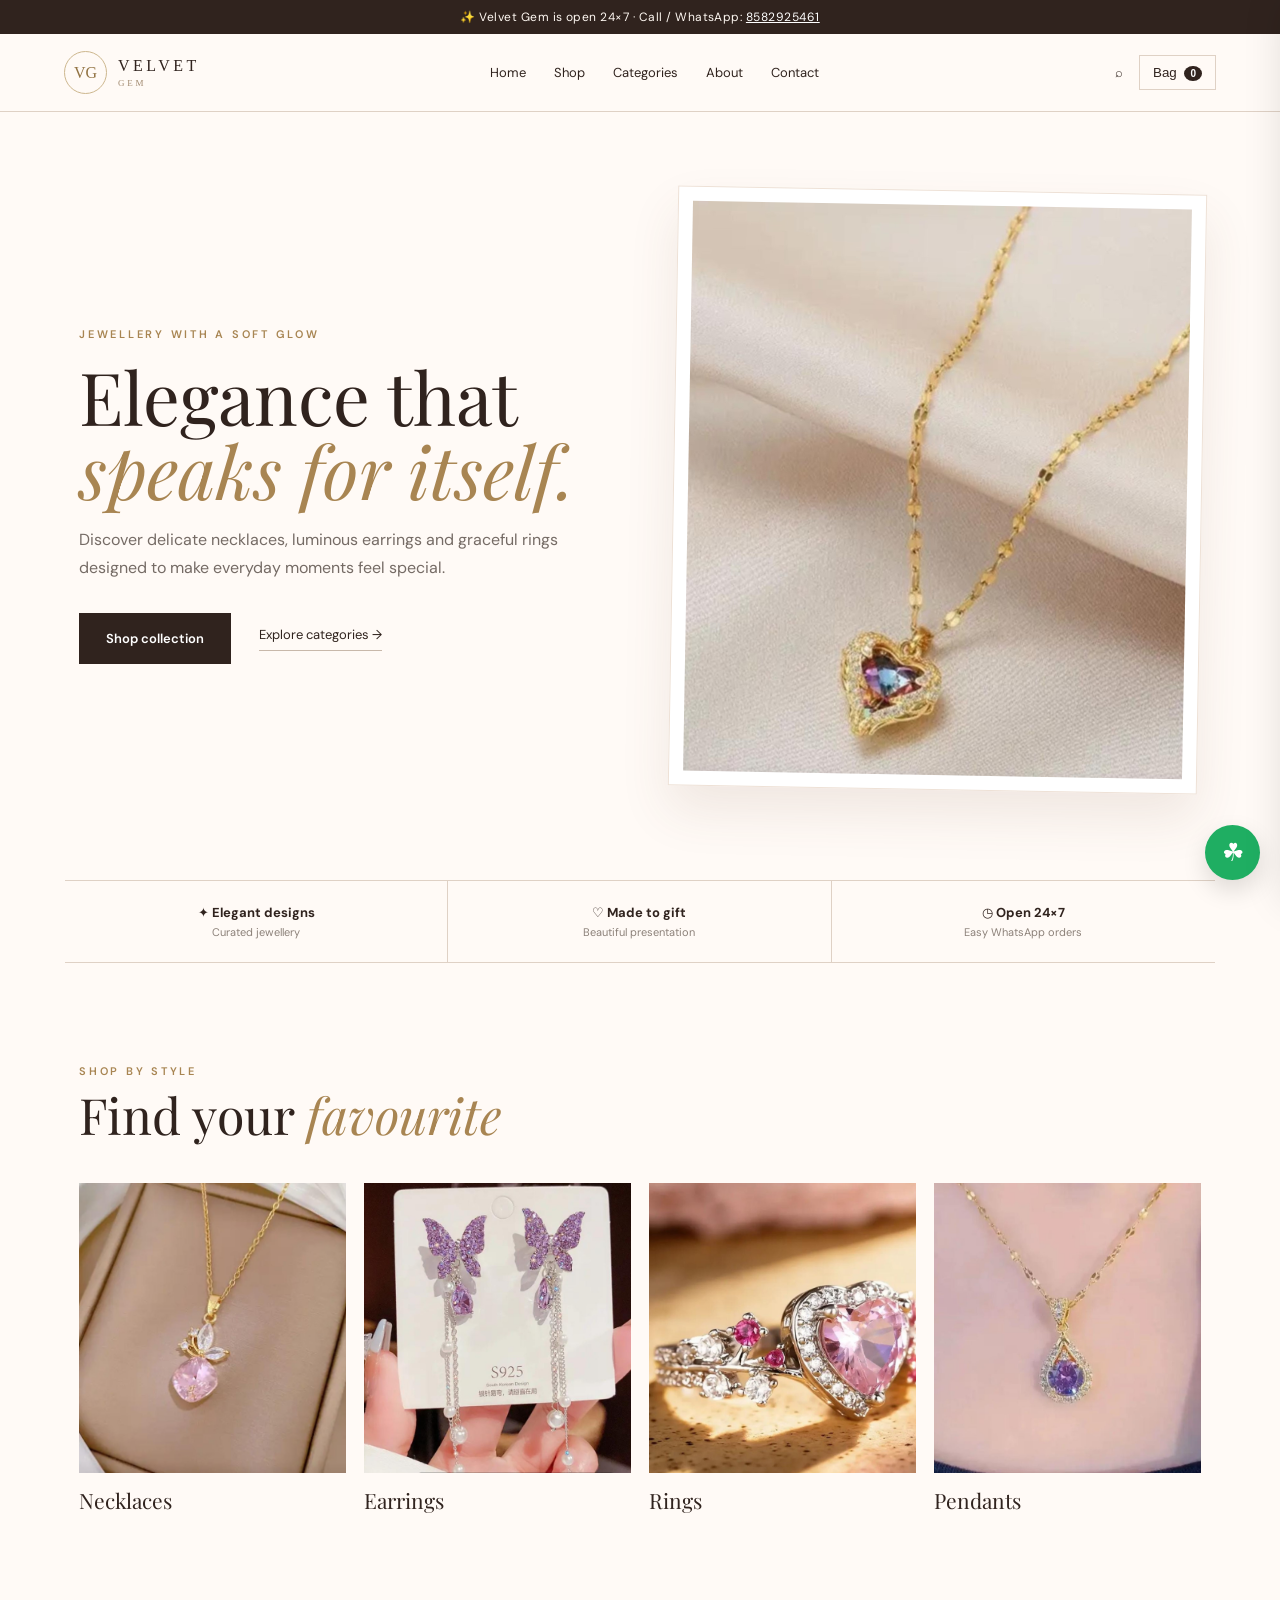
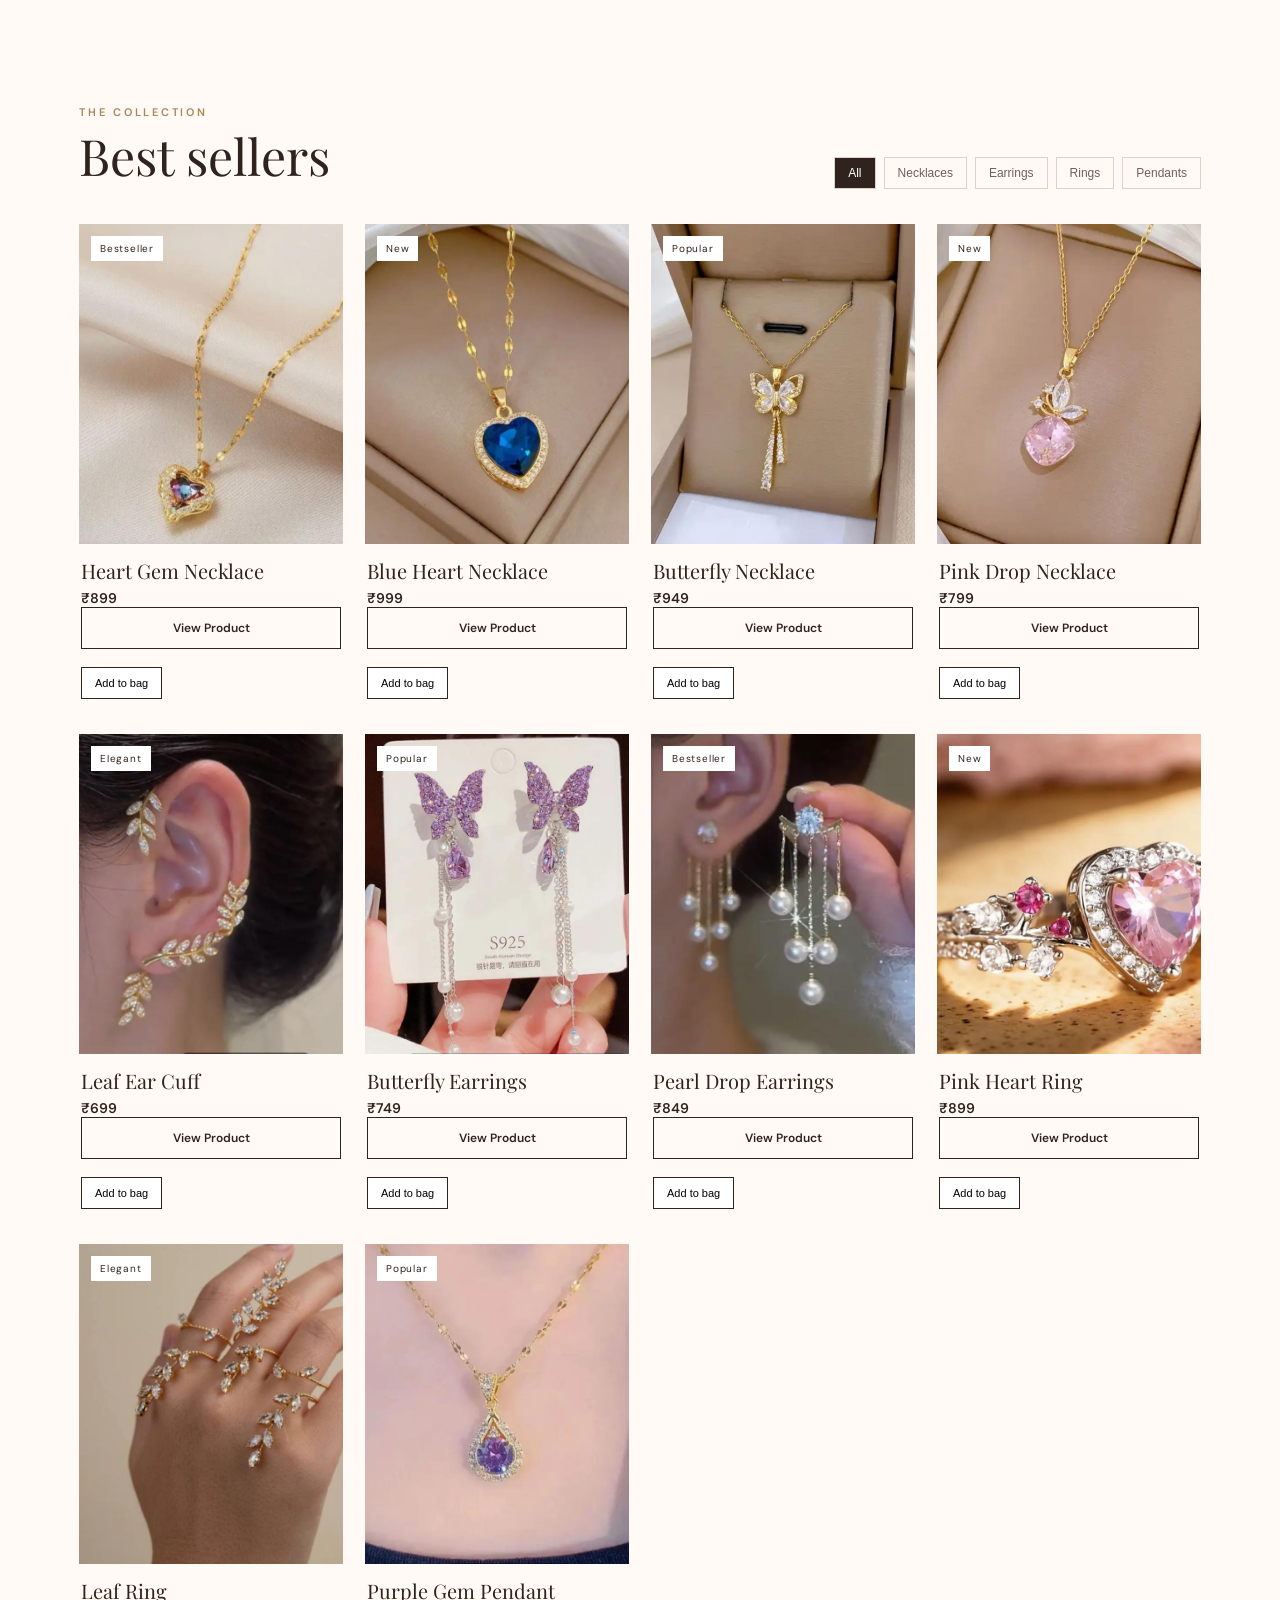
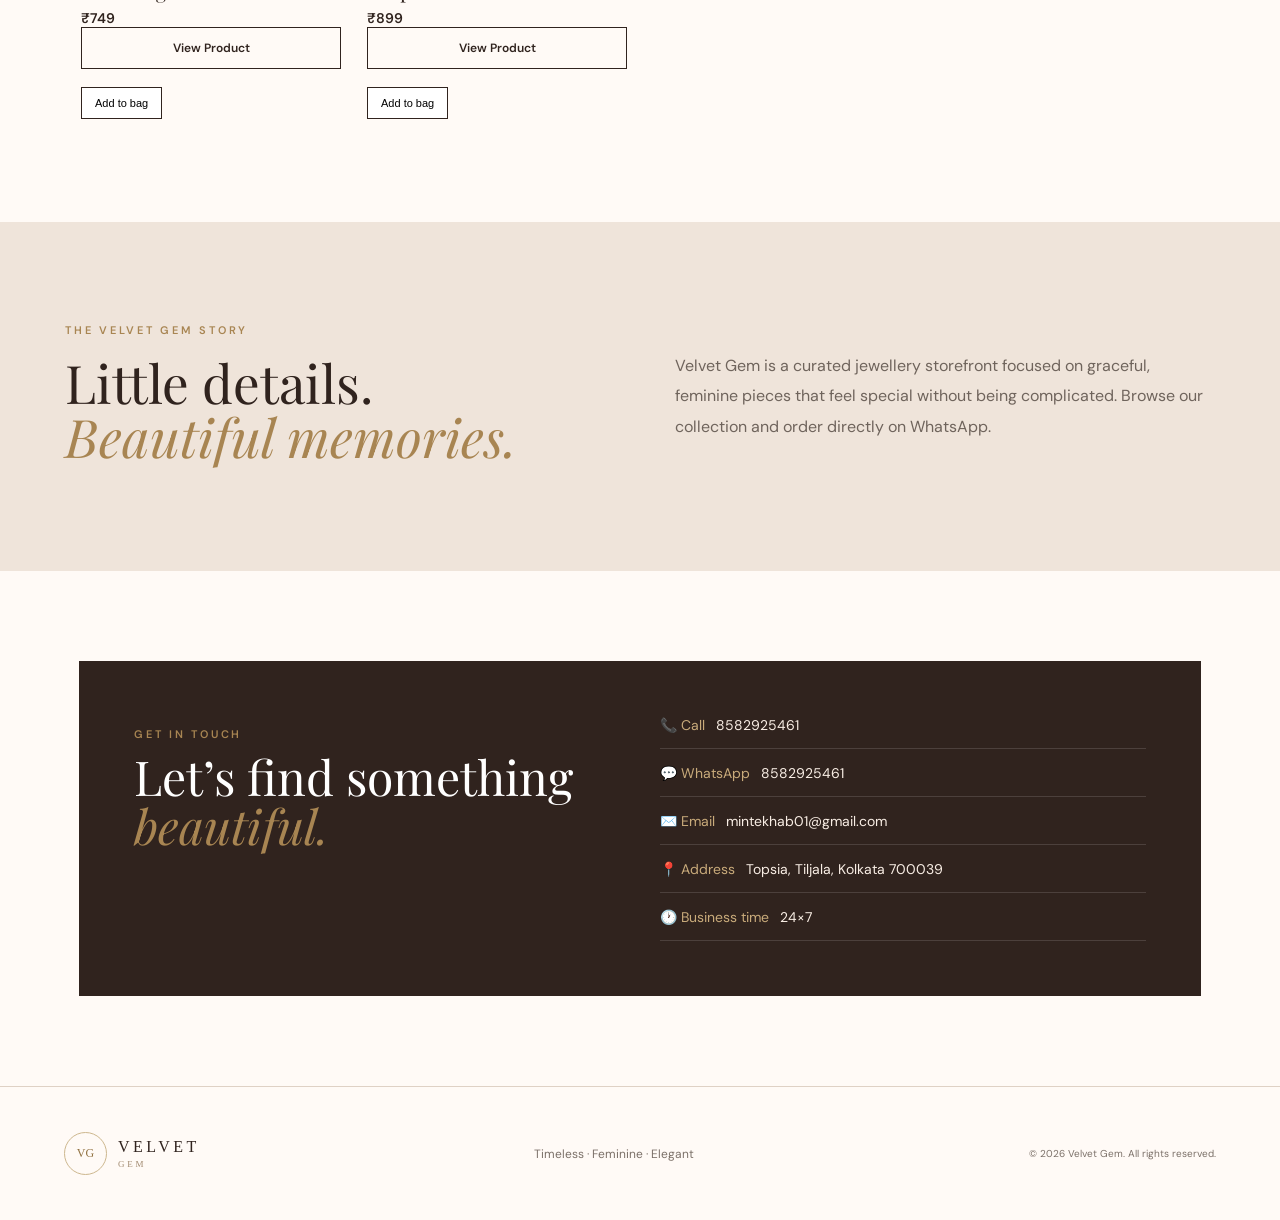
<file: index.html>
<!DOCTYPE html>
<html lang="en">
<head>
  <meta charset="UTF-8">
  <meta name="viewport" content="width=device-width, initial-scale=1.0">
  <meta name="theme-color" content="#2f211c">
  <meta name="description" content="Velvet Gem — elegant jewellery for everyday moments.">
  <title>Velvet Gem | Jewellery</title>
  <link rel="stylesheet" href="style.css">
</head>
<body>
  <div class="topbar">✨ Velvet Gem is open 24×7 · Call / WhatsApp:
    <a href="tel:+918582925461">8582925461</a>
  </div>

  <header class="header">
    <a class="logo" href="#home"><span>VG</span><div><strong>VELVET</strong><small>GEM</small></div></a>
    <nav id="nav">
      <a href="#home">Home</a><a href="#shop">Shop</a><a href="#categories">Categories</a>
      <a href="#about">About</a><a href="#contact">Contact</a>
    </nav>
    <div class="header-actions">
      <button class="icon-btn" id="searchToggle" aria-label="Search">⌕</button>
      <button class="cart-btn" id="cartOpen">Bag <b id="cartCount">0</b></button>
      <button class="menu-btn" id="menuBtn" aria-label="Menu">☰</button>
    </div>
  </header>

  <main>
    <section class="hero" id="home">
      <div class="hero-copy">
        <p class="eyebrow">JEWELLERY WITH A SOFT GLOW</p>
        <h1>Elegance that<br><em>speaks for itself.</em></h1>
        <p class="hero-text">Discover delicate necklaces, luminous earrings and graceful rings designed to make everyday moments feel special.</p>
        <div class="hero-buttons"><a class="btn dark" href="#shop">Shop collection</a><a class="text-btn" href="#categories">Explore categories →</a></div>
      </div>
      <div class="hero-image"><img src="images/heart-gem-necklace.jpg" alt="Heart gem necklace"></div>
    </section>

    <section class="trust">
      <div>✦ <strong>Elegant designs</strong><span>Curated jewellery</span></div>
      <div>♡ <strong>Made to gift</strong><span>Beautiful presentation</span></div>
      <div>◷ <strong>Open 24×7</strong><span>Easy WhatsApp orders</span></div>
    </section>

    <section class="section" id="categories">
      <div class="section-head"><div><p class="eyebrow">SHOP BY STYLE</p><h2>Find your <em>favourite</em></h2></div></div>
      <div class="category-grid">
        <button class="category-card" data-category="Necklaces"><img src="images/pink-drop-necklace.jpg" alt=""><span>Necklaces</span></button>
        <button class="category-card" data-category="Earrings"><img src="images/butterfly-earrings.jpg" alt=""><span>Earrings</span></button>
        <button class="category-card" data-category="Rings"><img src="images/pink-heart-ring.jpg" alt=""><span>Rings</span></button>
        <button class="category-card" data-category="Pendants"><img src="images/purple-pendant.jpg" alt=""><span>Pendants</span></button>
      </div>
    </section>

    <section class="section shop" id="shop">
      <div class="section-head shop-head">
        <div><p class="eyebrow">THE COLLECTION</p><h2>Best sellers</h2></div>
        <div class="filters">
          <button class="filter active" data-filter="All">All</button>
          <button class="filter" data-filter="Necklaces">Necklaces</button>
          <button class="filter" data-filter="Earrings">Earrings</button>
          <button class="filter" data-filter="Rings">Rings</button>
          <button class="filter" data-filter="Pendants">Pendants</button>
        </div>
      </div>
      <div class="search-box" id="searchBox"><input id="searchInput" type="search" placeholder="Search jewellery..."></div>
      <div class="product-grid" id="productGrid"></div>
    </section>

    <section class="story" id="about">
      <div><p class="eyebrow">THE VELVET GEM STORY</p><h2>Little details.<br><em>Beautiful memories.</em></h2></div>
      <p>Velvet Gem is a curated jewellery storefront focused on graceful, feminine pieces that feel special without being complicated. Browse our collection and order directly on WhatsApp.</p>
    </section>

    <section class="contact section" id="contact">
      <div class="contact-card">
        <div><p class="eyebrow">GET IN TOUCH</p><h2>Let’s find something <em>beautiful.</em></h2></div>
        <div class="contact-details">
          <a href="tel:+918582925461">📞 <span>Call</span> 8582925461</a>
          <a href="https://wa.me/918582925461" target="_blank" rel="noopener">💬 <span>WhatsApp</span> 8582925461</a>
          <a href="mailto:mintekhab01@gmail.com">✉️ <span>Email</span> mintekhab01@gmail.com</a>
          <div>📍 <span>Address</span> Topsia, Tiljala, Kolkata 700039</div>
          <div>🕐 <span>Business time</span> 24×7</div>
        </div>
      </div>
    </section>
  </main>

  <footer><div class="logo"><span>VG</span><div><strong>VELVET</strong><small>GEM</small></div></div><p>Timeless · Feminine · Elegant</p><small>© <span id="year"></span> Velvet Gem. All rights reserved.</small></footer>

  <a class="wa-float" href="https://wa.me/918582925461" target="_blank" rel="noopener" aria-label="WhatsApp">☘</a>

  <aside class="cart" id="cart">
    <div class="cart-head"><h3>Your Bag</h3><button id="cartClose">×</button></div>
    <div id="cartItems"></div>
    <div class="cart-total"><span>Total</span><strong id="cartTotal">₹0</strong></div>
    <button class="btn dark full" id="whatsappOrder">Order on WhatsApp</button>
    <p class="mini">You’ll be taken to WhatsApp to confirm your order.</p>
  </aside>
  <div class="overlay" id="overlay"></div>

  <script src="script.js"></script>
</body>
</html>
</file>
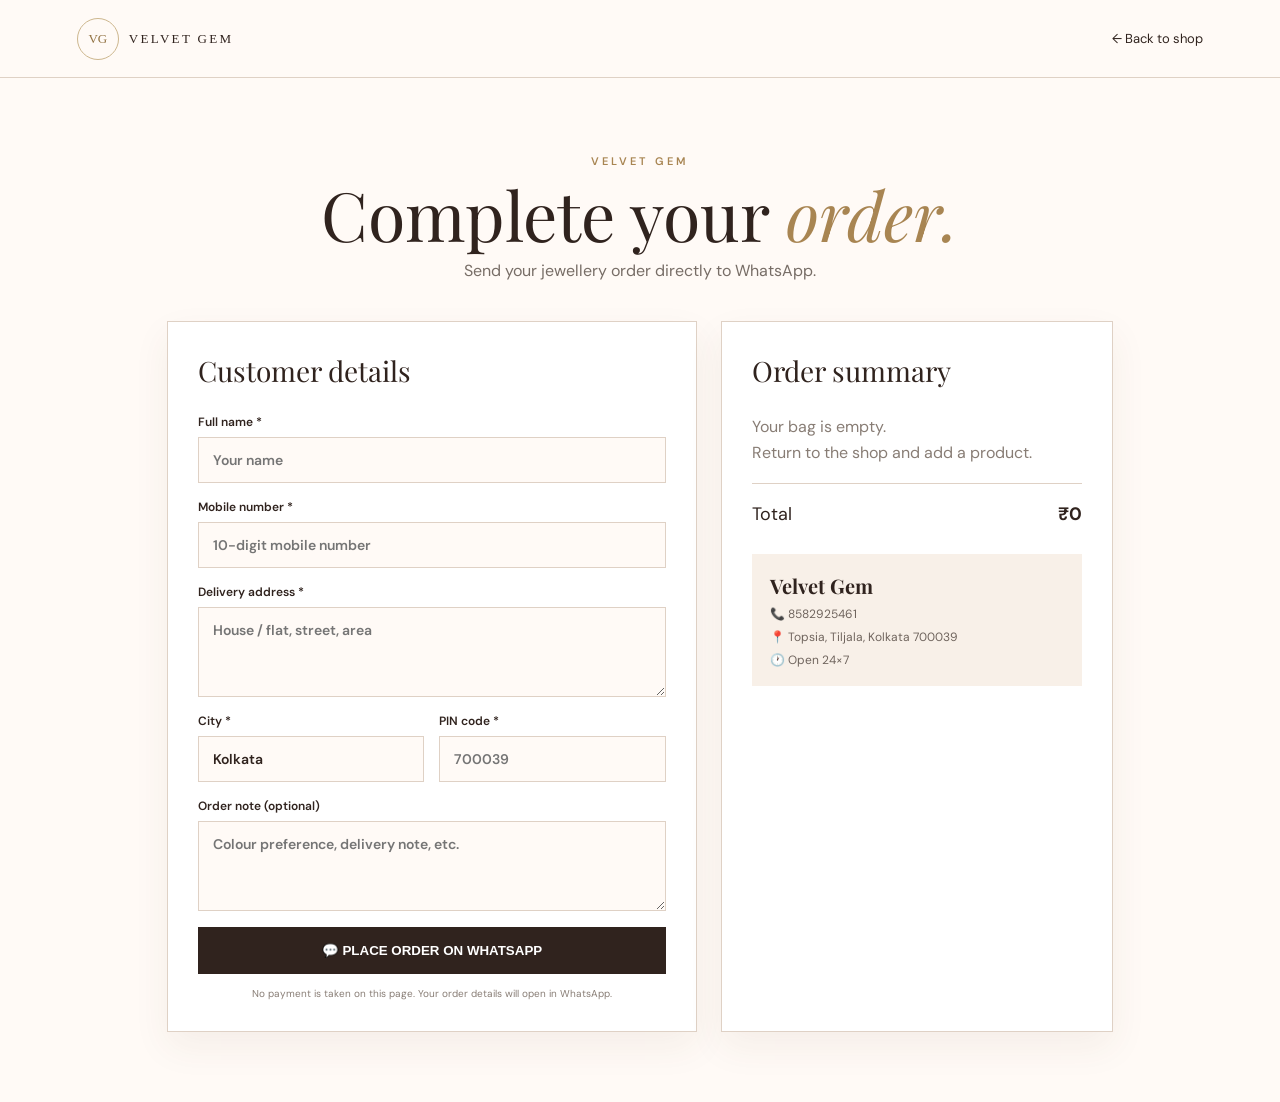
<file: checkout.html>
<!doctype html>
<html lang="en"><head><meta charset="utf-8"><meta name="viewport" content="width=device-width,initial-scale=1">
<title>Velvet Gem | Checkout</title><link rel="stylesheet" href="checkout.css"></head>
<body>
<header><a class="brand" href="index.html"><span>VG</span><b>VELVET GEM</b></a><a href="index.html">← Back to shop</a></header>
<main><section class="intro"><p>VELVET GEM</p><h1>Complete your <em>order.</em></h1><span>Send your jewellery order directly to WhatsApp.</span></section>
<div class="layout">
<form id="orderForm" class="card">
<h2>Customer details</h2>
<label>Full name *<input id="name" required autocomplete="name" placeholder="Your name"></label>
<label>Mobile number *<input id="phone" required inputmode="tel" autocomplete="tel" placeholder="10-digit mobile number"></label>
<label>Delivery address *<textarea id="address" required autocomplete="street-address" placeholder="House / flat, street, area"></textarea></label>
<div class="two"><label>City *<input id="city" required value="Kolkata"></label><label>PIN code *<input id="pin" required inputmode="numeric" placeholder="700039"></label></div>
<label>Order note (optional)<textarea id="note" placeholder="Colour preference, delivery note, etc."></textarea></label>
<button class="order" type="submit">💬 PLACE ORDER ON WHATSAPP</button>
<small>No payment is taken on this page. Your order details will open in WhatsApp.</small>
</form>
<aside class="card"><h2>Order summary</h2><div id="items"></div><div class="total"><span>Total</span><b id="total">₹0</b></div>
<div class="business"><b>Velvet Gem</b><span>📞 8582925461</span><span>📍 Topsia, Tiljala, Kolkata 700039</span><span>🕐 Open 24×7</span></div></aside>
</div></main><script src="checkout.js"></script></body></html>
</file>
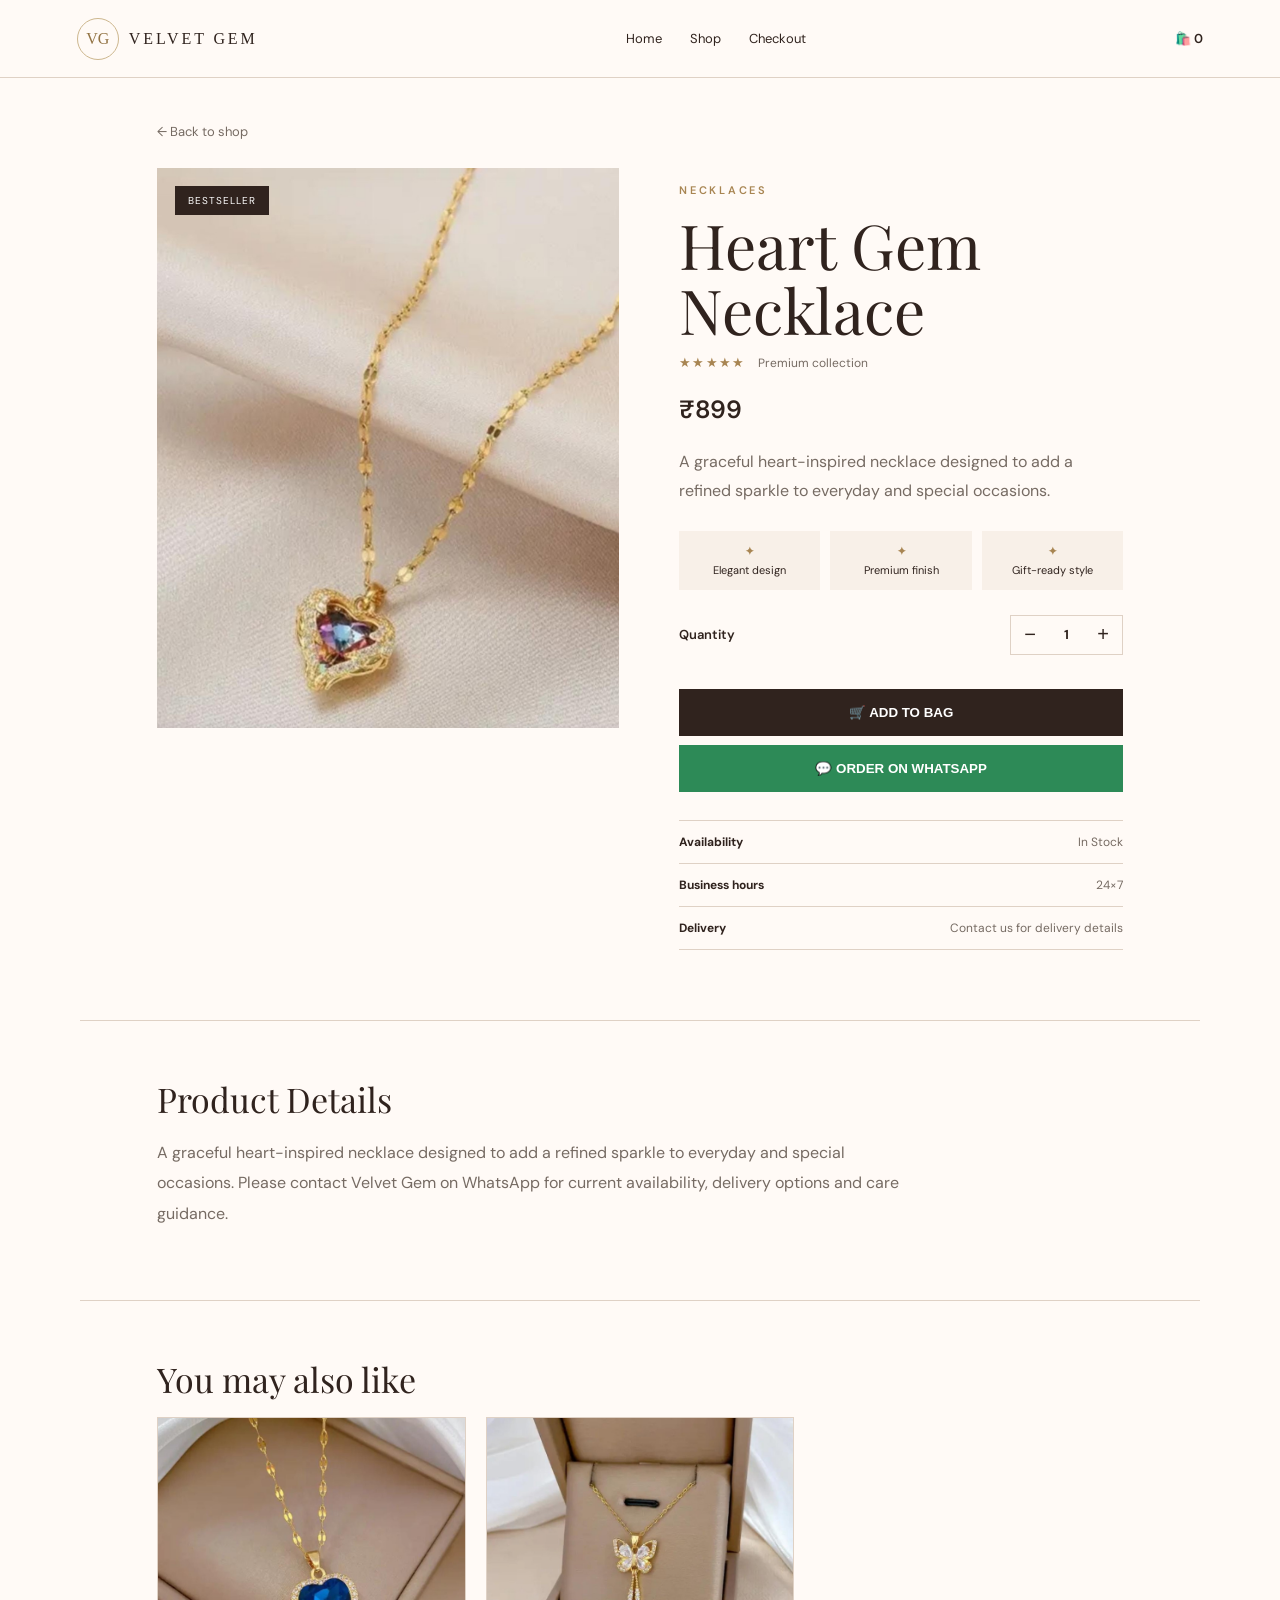
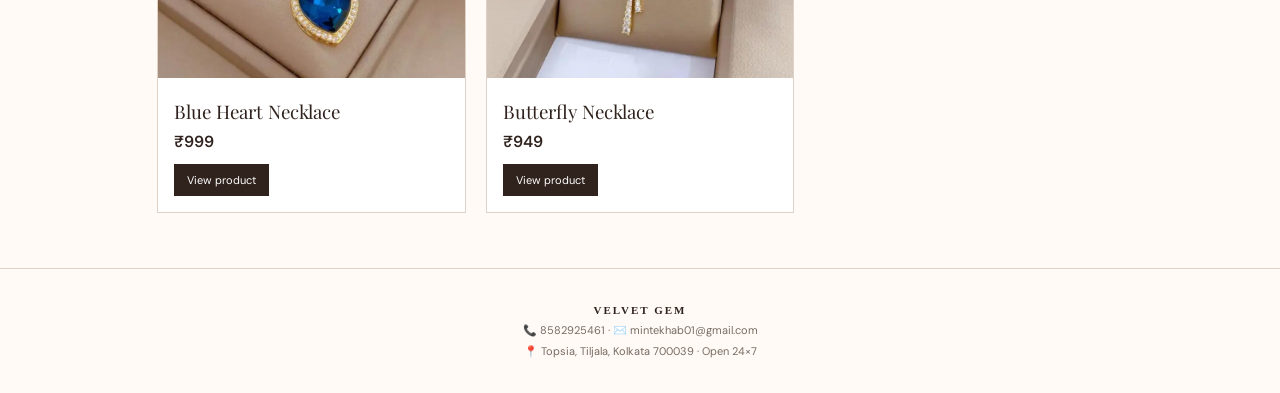
<file: product.html>
<!doctype html>
<html lang="en">
<head>
<meta charset="utf-8">
<meta name="viewport" content="width=device-width,initial-scale=1">
<meta name="description" content="Velvet Gem premium jewellery product details">
<title>Velvet Gem | Product Details</title>
<link rel="stylesheet" href="product.css">
</head>
<body>
<header class="header">
  <a class="brand" href="index.html"><span>VG</span><b>VELVET GEM</b></a>
  <nav>
    <a href="index.html">Home</a>
    <a href="index.html#shop">Shop</a>
    <a href="checkout.html">Checkout</a>
  </nav>
  <a class="bag" href="checkout.html">🛍️ <span id="bagCount">0</span></a>
</header>

<main>
<section class="product-page">
  <a class="back" href="index.html">← Back to shop</a>

  <div class="product-layout">
    <div class="gallery">
      <div class="badge" id="badge">New</div>
      <img id="productImage" src="images/heart-gem-necklace.jpg" alt="Velvet Gem jewellery">
    </div>

    <div class="details">
      <p class="eyebrow" id="category">NECKLACES</p>
      <h1 id="productName">Heart Gem Necklace</h1>
      <div class="rating">★★★★★ <span>Premium collection</span></div>
      <div class="price" id="price">₹899</div>
      <p class="description" id="description">
        A graceful statement piece designed to add a refined sparkle to everyday and special occasions.
      </p>

      <div class="features">
        <div><strong>✦</strong><span>Elegant design</span></div>
        <div><strong>✦</strong><span>Premium finish</span></div>
        <div><strong>✦</strong><span>Gift-ready style</span></div>
      </div>

      <div class="qty">
        <span>Quantity</span>
        <div class="stepper">
          <button id="minus" type="button">−</button>
          <b id="quantity">1</b>
          <button id="plus" type="button">+</button>
        </div>
      </div>

      <button class="primary" id="addToBag">🛒 ADD TO BAG</button>
      <button class="whatsapp" id="buyNow">💬 ORDER ON WHATSAPP</button>

      <div class="info">
        <div><b>Availability</b><span>In Stock</span></div>
        <div><b>Business hours</b><span>24×7</span></div>
        <div><b>Delivery</b><span>Contact us for delivery details</span></div>
      </div>
    </div>
  </div>
</section>

<section class="description-box">
  <h2>Product Details</h2>
  <p id="longDescription">
    Velvet Gem jewellery is selected to bring a timeless, elegant finish to your look. Please contact us on WhatsApp for current availability, delivery options and care guidance.
  </p>
</section>

<section class="related">
  <h2>You may also like</h2>
  <div id="relatedGrid" class="related-grid"></div>
</section>
</main>

<footer>
  <b>VELVET GEM</b>
  <span>📞 8582925461 · ✉️ mintekhab01@gmail.com</span>
  <span>📍 Topsia, Tiljala, Kolkata 700039 · Open 24×7</span>
</footer>

<script src="product.js"></script>
</body>
</html>
</file>
<file: style.css>
@import url('https://fonts.googleapis.com/css2?family=DM+Sans:wght@400;500;600&family=Playfair+Display:ital,wght@0,400;0,500;1,400;1,500&display=swap');
:root{--ink:#30231e;--gold:#a88552;--cream:#f8f0e8;--paper:#fffaf6;--line:#dfd1c5}
*{box-sizing:border-box}html{scroll-behavior:smooth}body{margin:0;color:var(--ink);background:var(--paper);font-family:"DM Sans",Arial,sans-serif}.topbar{background:#30231e;color:#fff9f3;text-align:center;padding:9px 15px;font-size:12px;letter-spacing:.04em}.topbar a{color:#fff;text-decoration:underline}.header{height:78px;padding:0 5%;display:flex;align-items:center;justify-content:space-between;background:#fffaf6;border-bottom:1px solid var(--line);position:sticky;top:0;z-index:20}.logo{display:flex;align-items:center;gap:11px;color:var(--ink);text-decoration:none}.logo>span{width:43px;height:43px;border:1px solid #cdb78e;border-radius:50%;display:grid;place-items:center;font-family:Georgia,serif;color:#927343}.logo strong{display:block;letter-spacing:.22em;font-family:Georgia,serif;font-weight:400;font-size:16px}.logo small{display:block;letter-spacing:.3em;color:#a28b71;font-family:Georgia,serif;font-size:9px;margin-top:3px}nav{display:flex;gap:28px}nav a,.text-btn{color:var(--ink);text-decoration:none;font-size:13px}nav a:hover{color:var(--gold)}.header-actions{display:flex;align-items:center;gap:10px}.icon-btn,.cart-btn,.menu-btn{border:0;background:none;color:var(--ink);cursor:pointer}.cart-btn{border:1px solid var(--line);padding:9px 13px}.cart-btn b{background:var(--ink);color:white;border-radius:50%;font-size:10px;padding:2px 6px;margin-left:4px}.menu-btn{display:none;font-size:25px}.hero{max-width:1250px;margin:auto;padding:78px 5% 90px;display:grid;grid-template-columns:1fr 1fr;gap:65px;align-items:center}.eyebrow{font-size:11px;letter-spacing:.25em;color:var(--gold);font-weight:600}.hero h1,h2{font-family:"Playfair Display",Georgia,serif;font-weight:400;font-size:clamp(45px,5.7vw,82px);line-height:1.02;margin:18px 0;color:#30231e}.hero h1 em,h2 em{color:var(--gold)}.hero-text{font-size:16px;line-height:1.8;color:#756b65;max-width:590px}.hero-buttons{display:flex;gap:28px;align-items:center;margin-top:30px}.btn{display:inline-block;text-decoration:none;padding:17px 27px;border:0;cursor:pointer;font-weight:600;font-size:13px}.dark{background:#30231e;color:white}.text-btn{border-bottom:1px solid #c8b8aa;padding-bottom:7px}.hero-image{padding:14px;background:#fff;border:1px solid #eee1d6;transform:rotate(1deg);box-shadow:0 25px 50px #6f49311a}.hero-image img{width:100%;height:570px;object-fit:cover;display:block}.trust{border-top:1px solid var(--line);border-bottom:1px solid var(--line);display:grid;grid-template-columns:repeat(3,1fr);max-width:1150px;margin:0 auto}.trust div{padding:23px;text-align:center;border-right:1px solid var(--line);font-size:13px}.trust div:last-child{border:0}.trust span{display:block;color:#8c8179;font-size:11px;margin-top:4px}.section{max-width:1250px;margin:auto;padding:90px 5%}.section-head{display:flex;justify-content:space-between;align-items:end;margin-bottom:35px}.section h2{font-size:50px;margin:8px 0}.category-grid{display:grid;grid-template-columns:repeat(4,1fr);gap:18px}.category-card{padding:0;background:none;border:0;text-align:left;cursor:pointer;color:var(--ink)}.category-card img{width:100%;height:290px;object-fit:cover;display:block;margin-bottom:13px}.category-card span{font-family:"Playfair Display",serif;font-size:21px}.filters{display:flex;gap:8px;flex-wrap:wrap}.filter{background:none;border:1px solid var(--line);padding:8px 13px;cursor:pointer;color:#6d625b;font-size:12px}.filter.active,.filter:hover{background:var(--ink);color:white}.search-box{display:none;margin-bottom:20px}.search-box.show{display:block}.search-box input{width:100%;padding:13px 15px;border:1px solid var(--line);background:white;outline:none}.product-grid{display:grid;grid-template-columns:repeat(4,1fr);gap:22px}.product-card{position:relative}.product-img{position:relative;background:#f3e9e0;overflow:hidden}.product-img img{width:100%;height:320px;object-fit:cover;display:block;transition:transform .5s}.product-card:hover img{transform:scale(1.04)}.tag{position:absolute;top:12px;left:12px;background:white;padding:6px 9px;font-size:10px;letter-spacing:.08em}.product-info{padding:13px 2px}.product-info h3{font-family:"Playfair Display",serif;font-weight:400;font-size:20px;margin:0 0 5px}.price{font-weight:600;font-size:14px}.add{margin-top:10px;border:1px solid var(--ink);background:white;padding:9px 13px;cursor:pointer;font-size:11px}.add:hover{background:var(--ink);color:white}.story{background:#efe4da;display:grid;grid-template-columns:1fr 1fr;gap:70px;padding:90px max(5%,calc((100% - 1150px)/2));align-items:center}.story h2{font-size:53px}.story>p{line-height:1.9;color:#6f645c}.contact-card{background:#30231e;color:white;padding:55px;display:grid;grid-template-columns:1fr 1fr;gap:40px}.contact-card h2{color:white;font-size:48px}.contact-details{display:grid;gap:15px;align-content:center}.contact-details a,.contact-details div{color:#f9eee5;text-decoration:none;padding-bottom:14px;border-bottom:1px solid #ffffff22;font-size:14px}.contact-details span{color:#c9ab7b;margin-right:7px}.contact-details a:hover{text-decoration:underline}footer{padding:45px 5%;display:flex;align-items:center;justify-content:space-between;border-top:1px solid var(--line);color:#7b7068;font-size:12px}footer .logo{color:var(--ink)}.wa-float{position:fixed;right:20px;bottom:20px;width:55px;height:55px;background:#1fae62;color:white;border-radius:50%;display:grid;place-items:center;text-decoration:none;font-size:25px;z-index:30;box-shadow:0 10px 25px #0002}.cart{position:fixed;right:-430px;top:0;width:min(410px,92vw);height:100vh;background:#fffaf6;z-index:50;padding:25px;box-shadow:-15px 0 40px #0002;transition:right .3s;display:flex;flex-direction:column}.cart.open{right:0}.cart-head{display:flex;justify-content:space-between;align-items:center;border-bottom:1px solid var(--line);padding-bottom:15px}.cart-head h3{font-family:"Playfair Display",serif;font-size:28px;font-weight:400;margin:0}.cart-head button{border:0;background:none;font-size:30px;cursor:pointer}.cart-items{overflow:auto}.cart-row{display:grid;grid-template-columns:65px 1fr auto;gap:10px;align-items:center;padding:14px 0;border-bottom:1px solid var(--line)}.cart-row img{width:65px;height:65px;object-fit:cover}.cart-row h4{margin:0 0 4px;font-family:"Playfair Display",serif;font-weight:400}.remove{border:0;background:none;text-decoration:underline;font-size:11px;cursor:pointer}.cart-total{display:flex;justify-content:space-between;padding:20px 0;font-size:17px;margin-top:auto}.full{width:100%}.mini{font-size:11px;color:#8b8078;text-align:center}.overlay{position:fixed;inset:0;background:#0007;z-index:40;display:none}.overlay.show{display:block}
@media(max-width:800px){.header{height:70px;padding:0 5%}nav{position:absolute;top:70px;left:0;right:0;background:#fffaf6;border-bottom:1px solid var(--line);display:none;flex-direction:column;padding:20px 7%;gap:18px}nav.open{display:flex}.menu-btn{display:block}.hero{grid-template-columns:1fr;padding:55px 6% 65px;gap:35px}.hero h1{font-size:48px}.hero-image img{height:450px}.trust{grid-template-columns:1fr}.trust div{border-right:0;border-bottom:1px solid var(--line)}.section{padding:65px 6%}.category-grid{grid-template-columns:1fr 1fr}.category-card img{height:220px}.product-grid{grid-template-columns:1fr 1fr;gap:15px}.product-img img{height:245px}.shop-head{display:block}.filters{margin-top:20px}.story{grid-template-columns:1fr;padding:65px 6%;gap:10px}.contact-card{grid-template-columns:1fr;padding:38px 25px}.contact-card h2{font-size:40px}footer{display:block;padding:35px 6%}footer p{margin:20px 0}.hero-buttons{gap:15px;flex-wrap:wrap}}
@media(max-width:430px){.product-grid{grid-template-columns:1fr 1fr}.product-img img{height:210px}.category-card img{height:190px}.hero h1{font-size:43px}.logo strong{font-size:14px}.search-box{display:block}}
.view-product{
  display:block;
  width:100%;
  text-align:center;
  padding:12px;
  margin-bottom:8px;
  border:1px solid #30231e;
  color:#30231e;
  text-decoration:none;
  font-size:12px;
  font-weight:600;
  transition:.2s;
}

.view-product:hover{
  background:#30231e;
  color:#fff;
}
</file>
<file: checkout.css>
@import url('https://fonts.googleapis.com/css2?family=DM+Sans:wght@400;500;600&family=Playfair+Display:ital,wght@0,400;0,500;1,400&display=swap');
:root{--ink:#30231e;--gold:#a88552;--paper:#fffaf6;--line:#dfd1c5}*{box-sizing:border-box}body{margin:0;background:var(--paper);color:var(--ink);font-family:"DM Sans",Arial,sans-serif}header{height:78px;padding:0 6%;display:flex;justify-content:space-between;align-items:center;border-bottom:1px solid var(--line);background:#fffaf6}header a{color:var(--ink);text-decoration:none;font-size:13px}.brand{display:flex;align-items:center;gap:10px}.brand span{width:42px;height:42px;border:1px solid #cdb78e;border-radius:50%;display:grid;place-items:center;font-family:Georgia;color:#927343}.brand b{letter-spacing:.18em;font-family:Georgia;font-weight:400}.intro{text-align:center;padding:65px 6% 40px}.intro p{font-size:11px;letter-spacing:.28em;color:var(--gold);font-weight:600}.intro h1{font-family:"Playfair Display",Georgia,serif;font-size:clamp(42px,6vw,68px);font-weight:400;line-height:1;margin:12px 0}.intro em{color:var(--gold)}.intro span{color:#776d66}.layout{max-width:1100px;margin:auto;padding:0 6% 70px;display:grid;grid-template-columns:1.15fr .85fr;gap:24px}.card{background:white;border:1px solid var(--line);padding:30px;box-shadow:0 15px 35px #5c3b2010}.card h2{font-family:"Playfair Display",Georgia,serif;font-size:28px;font-weight:400;margin:0 0 25px}label{display:block;font-size:12px;font-weight:600;margin-bottom:16px}input,textarea{display:block;width:100%;margin-top:7px;border:1px solid var(--line);background:#fffaf6;padding:13px 14px;font:inherit;font-size:14px;color:var(--ink);outline:none}textarea{min-height:90px;resize:vertical}.two{display:grid;grid-template-columns:1fr 1fr;gap:15px}.order{width:100%;padding:16px;border:0;background:var(--ink);color:#fff;font-weight:600;cursor:pointer}.card small{display:block;text-align:center;color:#887d75;font-size:10px;margin-top:12px;line-height:1.5}.item{display:grid;grid-template-columns:60px 1fr auto;gap:11px;align-items:center;padding:12px 0;border-bottom:1px solid var(--line)}.item img{width:60px;height:60px;object-fit:cover}.item h3{font-family:"Playfair Display",serif;font-weight:400;font-size:17px;margin:0 0 4px}.item small{color:#7c7169}.item b{font-size:13px}.empty{color:#887d75;line-height:1.6}.total{display:flex;justify-content:space-between;border-top:1px solid var(--line);margin-top:18px;padding-top:18px;font-size:18px}.business{margin-top:28px;padding:18px;background:#f8f0e8;display:grid;gap:7px;font-size:12px;color:#6f645d}.business b{font-family:"Playfair Display",serif;font-size:20px;color:var(--ink)}@media(max-width:750px){.layout{grid-template-columns:1fr}.intro{padding-top:45px}.two{grid-template-columns:1fr}header{padding:0 5%}.brand b{font-size:13px}}
</file>
<file: product.css>
@import url('https://fonts.googleapis.com/css2?family=DM+Sans:wght@400;500;600&family=Playfair+Display:ital,wght@0,400;0,500;1,400&display=swap');
:root{--ink:#30231e;--gold:#a88552;--cream:#f8f0e8;--paper:#fffaf6;--line:#dfd1c5;--muted:#766b63}
*{box-sizing:border-box}html{scroll-behavior:smooth}body{margin:0;background:var(--paper);color:var(--ink);font-family:"DM Sans",Arial,sans-serif}.header{height:78px;padding:0 6%;display:flex;align-items:center;justify-content:space-between;border-bottom:1px solid var(--line);background:#fffaf6;position:sticky;top:0;z-index:10}.brand{display:flex;align-items:center;gap:10px;color:var(--ink);text-decoration:none}.brand span{width:42px;height:42px;border:1px solid #cdb78e;border-radius:50%;display:grid;place-items:center;font-family:Georgia;color:#927343}.brand b{font-family:Georgia;font-weight:400;letter-spacing:.18em}.header nav{display:flex;gap:28px}.header nav a,.bag,.back{color:var(--ink);text-decoration:none;font-size:13px}.bag{font-weight:600}.product-page{max-width:1120px;margin:auto;padding:42px 6% 70px}.back{display:inline-block;margin-bottom:28px;color:var(--muted)}.product-layout{display:grid;grid-template-columns:1.02fr .98fr;gap:60px;align-items:start}.gallery{position:relative;background:#f3e9df;min-height:560px;display:grid;place-items:center;overflow:hidden}.gallery img{width:100%;height:560px;object-fit:cover}.badge{position:absolute;left:18px;top:18px;background:var(--ink);color:#fff;padding:8px 13px;font-size:10px;letter-spacing:.1em;text-transform:uppercase;z-index:1}.eyebrow{font-size:11px;letter-spacing:.25em;color:var(--gold);font-weight:600;margin:15px 0}.details h1{font-family:"Playfair Display",Georgia,serif;font-size:clamp(40px,5vw,62px);font-weight:400;line-height:1.05;margin:0 0 12px}.rating{font-size:13px;letter-spacing:.1em;color:var(--gold)}.rating span{color:var(--muted);letter-spacing:0;margin-left:8px;font-size:12px}.price{font-size:25px;font-weight:600;margin:22px 0}.description{color:var(--muted);line-height:1.8;max-width:560px}.features{display:grid;grid-template-columns:repeat(3,1fr);gap:10px;margin:25px 0}.features div{background:var(--cream);padding:13px 10px;font-size:11px;text-align:center}.features strong{display:block;color:var(--gold);margin-bottom:5px}.qty{display:flex;justify-content:space-between;align-items:center;margin:25px 0;font-size:13px;font-weight:600}.stepper{display:flex;align-items:center;border:1px solid var(--line)}.stepper button{border:0;background:transparent;width:38px;height:38px;font-size:20px;color:var(--ink);cursor:pointer}.stepper b{min-width:35px;text-align:center}.primary,.whatsapp{width:100%;padding:16px;border:0;font-weight:600;cursor:pointer;margin-top:9px}.primary{background:var(--ink);color:#fff}.whatsapp{background:#2d8a57;color:#fff}.info{margin-top:28px;border-top:1px solid var(--line)}.info div{display:flex;justify-content:space-between;padding:13px 0;border-bottom:1px solid var(--line);font-size:12px}.info span{color:var(--muted)}.description-box,.related{max-width:1120px;margin:0 auto;padding:55px 6%;border-top:1px solid var(--line)}h2{font-family:"Playfair Display",Georgia,serif;font-size:34px;font-weight:400;margin:0 0 15px}.description-box p{max-width:760px;color:var(--muted);line-height:1.9}.related-grid{display:grid;grid-template-columns:repeat(3,1fr);gap:20px}.related-card{background:#fff;border:1px solid var(--line);overflow:hidden}.related-card img{width:100%;height:260px;object-fit:cover}.related-card div{padding:16px}.related-card h3{font-family:"Playfair Display",serif;font-weight:400;margin:0 0 7px}.related-card p{margin:0 0 12px;font-weight:600}.related-card a{display:inline-block;padding:9px 13px;background:var(--ink);color:#fff;text-decoration:none;font-size:11px}footer{border-top:1px solid var(--line);padding:35px 6%;display:grid;gap:7px;text-align:center;color:var(--muted);font-size:11px}footer b{font-family:Georgia;letter-spacing:.18em;color:var(--ink)}
@media(max-width:800px){.header{padding:0 5%}.header nav{display:none}.product-page{padding:28px 5% 50px}.product-layout{grid-template-columns:1fr;gap:32px}.gallery,.gallery img{min-height:390px;height:390px}.features{grid-template-columns:1fr 1fr 1fr}.description-box,.related{padding:42px 5%}.related-grid{grid-template-columns:1fr 1fr}.related-card img{height:200px}}
@media(max-width:480px){.brand b{font-size:13px}.gallery,.gallery img{min-height:330px;height:330px}.details h1{font-size:42px}.features{grid-template-columns:1fr}.related-grid{grid-template-columns:1fr}.related-card img{height:260px}}
</file>
